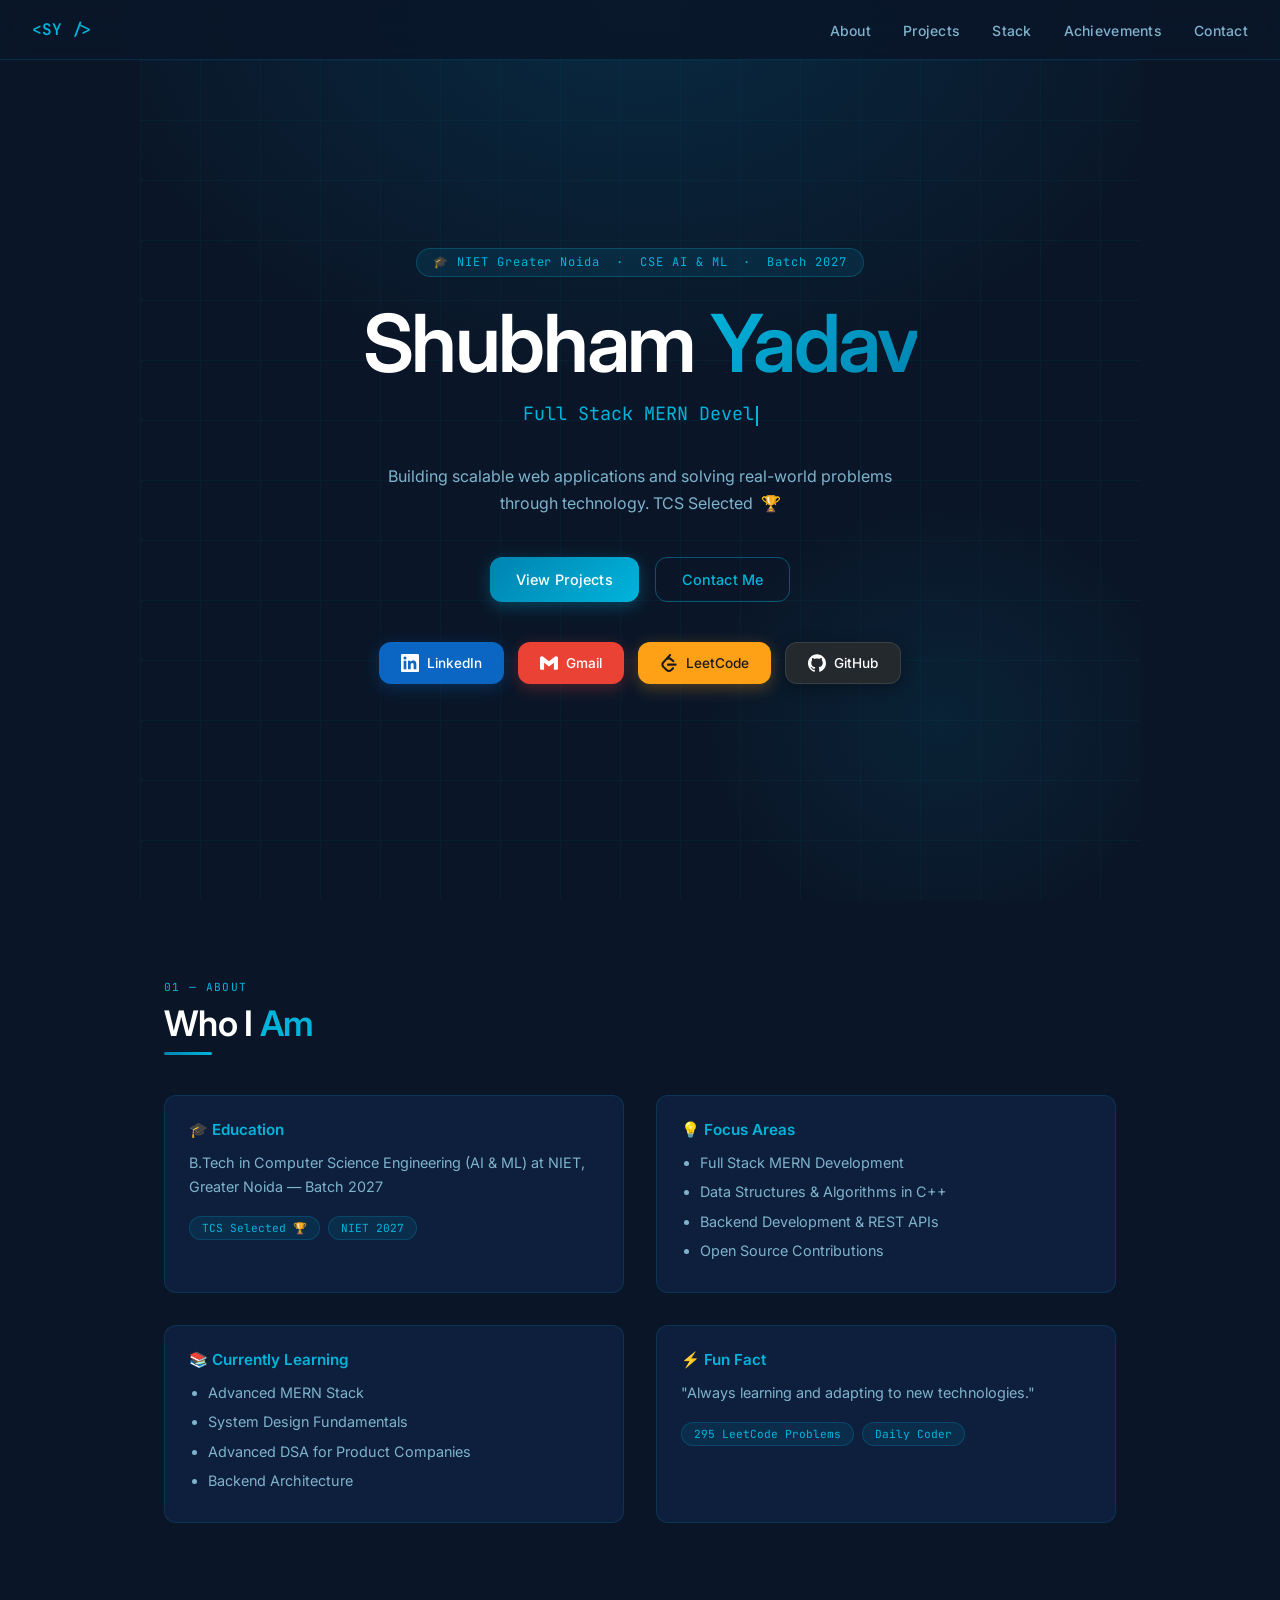
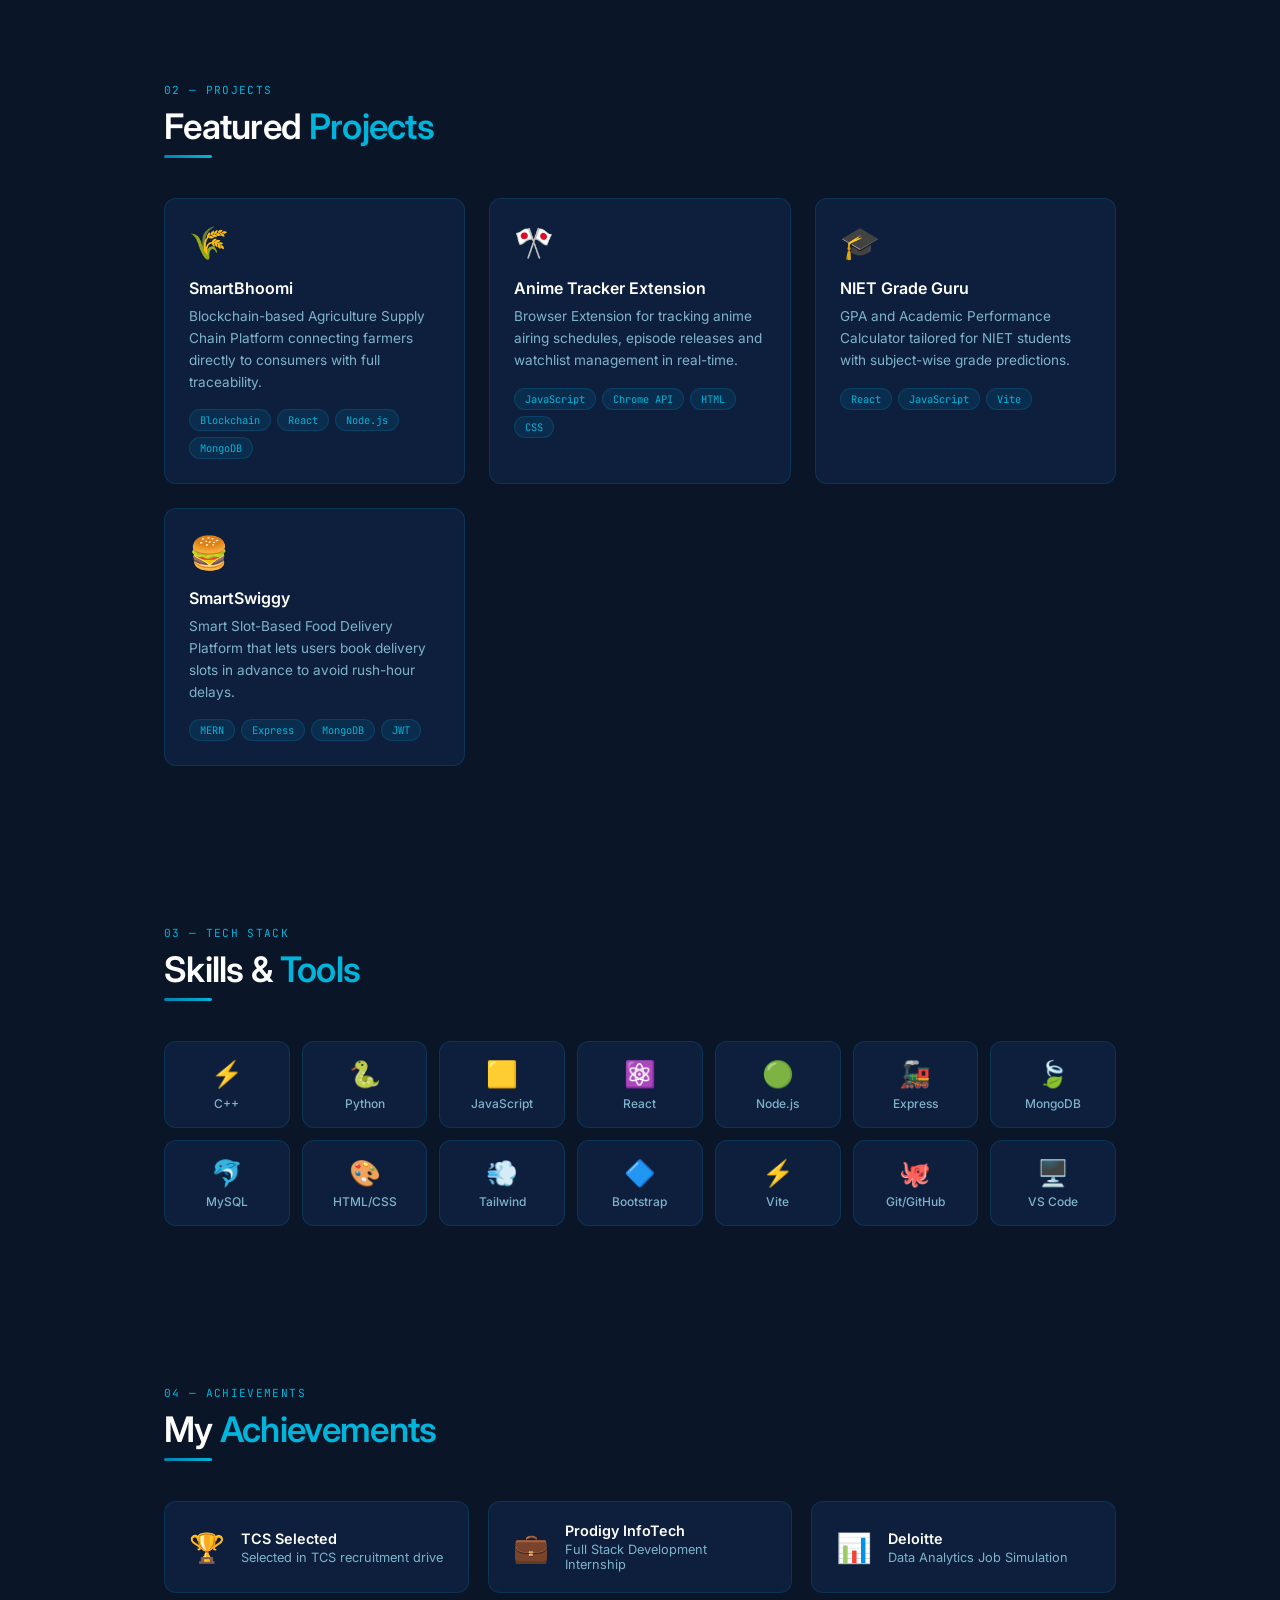
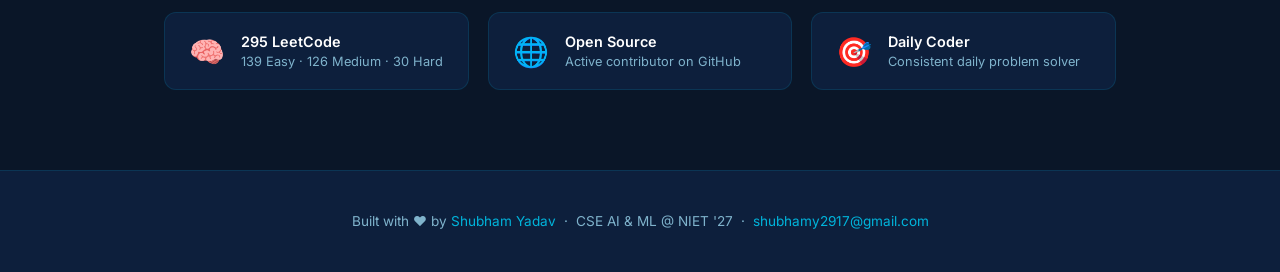
<file: src/imports/portfolio-1.html>
<!DOCTYPE html>
<html lang="en">
<head>
<meta charset="UTF-8"/>
<meta name="viewport" content="width=device-width, initial-scale=1.0"/>
<title>Shubham Yadav — Portfolio</title>
<link href="https://fonts.googleapis.com/css2?family=JetBrains+Mono:wght@400;600&family=Inter:wght@300;400;500;600&display=swap" rel="stylesheet"/>
<style>
*,*::before,*::after{box-sizing:border-box;margin:0;padding:0}
:root{
  --blue-deep:#003F5C;
  --blue-mid:#0083B0;
  --blue-bright:#00B4DB;
  --blue-glow:rgba(0,180,219,0.25);
  --surface:#0a1628;
  --surface2:#0d1f3c;
  --surface3:#112244;
  --text:#e8f4fd;
  --text-muted:#7fb3cc;
  --border:rgba(0,180,219,0.15);
  --radius:12px;
}
html{scroll-behavior:smooth}
body{font-family:'Inter',sans-serif;background:var(--surface);color:var(--text);min-height:100vh;overflow-x:hidden}

/* scrollbar */
::-webkit-scrollbar{width:6px}
::-webkit-scrollbar-track{background:var(--surface)}
::-webkit-scrollbar-thumb{background:var(--blue-mid);border-radius:3px}

/* NAV */
nav{position:fixed;top:0;left:0;right:0;z-index:100;background:rgba(10,22,40,0.85);backdrop-filter:blur(12px);border-bottom:1px solid var(--border);padding:0 2rem;height:60px;display:flex;align-items:center;justify-content:space-between}
.nav-logo{font-family:'JetBrains Mono',monospace;font-size:1rem;color:var(--blue-bright);font-weight:600;text-decoration:none}
.nav-links{display:flex;gap:2rem;list-style:none}
.nav-links a{color:var(--text-muted);text-decoration:none;font-size:0.875rem;font-weight:500;transition:color 0.2s;letter-spacing:0.02em}
.nav-links a:hover{color:var(--blue-bright)}
.hamburger{display:none;flex-direction:column;gap:5px;cursor:pointer;padding:4px}
.hamburger span{display:block;width:22px;height:2px;background:var(--text-muted);border-radius:2px;transition:all 0.3s}
@media(max-width:640px){
  .nav-links{display:none;position:absolute;top:60px;left:0;right:0;background:rgba(10,22,40,0.98);flex-direction:column;padding:1rem 2rem;gap:1rem;border-bottom:1px solid var(--border)}
  .nav-links.open{display:flex}
  .hamburger{display:flex}
}

/* HERO */
#hero{min-height:100vh;display:flex;align-items:center;justify-content:center;text-align:center;padding:5rem 1.5rem 3rem;position:relative;overflow:hidden}
.hero-bg{position:absolute;inset:0;background:radial-gradient(ellipse 80% 60% at 50% 0%,rgba(0,131,176,0.18) 0%,transparent 70%),radial-gradient(ellipse 40% 40% at 80% 80%,rgba(0,180,219,0.08) 0%,transparent 60%);pointer-events:none}
.hero-grid{position:absolute;inset:0;background-image:linear-gradient(var(--border) 1px,transparent 1px),linear-gradient(90deg,var(--border) 1px,transparent 1px);background-size:60px 60px;opacity:0.3;pointer-events:none}
.hero-content{position:relative;z-index:1;max-width:760px}
.hero-tag{display:inline-block;font-family:'JetBrains Mono',monospace;font-size:0.75rem;color:var(--blue-bright);background:rgba(0,180,219,0.1);border:1px solid rgba(0,180,219,0.25);border-radius:999px;padding:0.35rem 1rem;margin-bottom:1.5rem;letter-spacing:0.08em}
.hero-name{font-size:clamp(2.8rem,7vw,5rem);font-weight:600;line-height:1.05;letter-spacing:-0.03em;color:#fff;margin-bottom:1rem}
.hero-name span{background:linear-gradient(135deg,var(--blue-bright),var(--blue-mid));-webkit-background-clip:text;-webkit-text-fill-color:transparent;background-clip:text}
.hero-typing{font-family:'JetBrains Mono',monospace;font-size:clamp(0.9rem,2.5vw,1.15rem);color:var(--blue-bright);min-height:1.8em;margin-bottom:1.8rem}
.cursor{display:inline-block;width:2px;height:1.1em;background:var(--blue-bright);vertical-align:text-bottom;animation:blink 0.9s step-end infinite;margin-left:2px}
@keyframes blink{0%,100%{opacity:1}50%{opacity:0}}
.hero-sub{color:var(--text-muted);font-size:1rem;line-height:1.7;max-width:520px;margin:0 auto 2.5rem}
.hero-btns{display:flex;gap:1rem;justify-content:center;flex-wrap:wrap}

/* BUTTONS */
.btn{display:inline-flex;align-items:center;gap:9px;padding:13px 26px;border-radius:var(--radius);font-size:0.9rem;font-weight:500;text-decoration:none;border:none;cursor:pointer;transition:transform 0.22s cubic-bezier(.34,1.56,.64,1),box-shadow 0.22s ease,filter 0.18s ease;position:relative;overflow:hidden;letter-spacing:0.01em}
.btn::before{content:'';position:absolute;inset:0;background:rgba(255,255,255,0.12);opacity:0;transition:opacity 0.2s}
.btn:hover::before{opacity:1}
.btn:hover{transform:translateY(-4px) scale(1.05);box-shadow:0 12px 32px rgba(0,0,0,0.3)}
.btn:active{transform:translateY(0) scale(0.97)}
.btn-primary{background:linear-gradient(135deg,var(--blue-mid),var(--blue-bright));color:#fff;box-shadow:0 4px 16px rgba(0,180,219,0.3)}
.btn-primary:hover{box-shadow:0 16px 40px rgba(0,180,219,0.4)}
.btn-ghost{background:transparent;color:var(--blue-bright);border:1.5px solid rgba(0,180,219,0.4)}
.btn-ghost:hover{border-color:var(--blue-bright);box-shadow:0 8px 24px rgba(0,180,219,0.15)}

/* SOCIAL */
.social-row{display:flex;gap:14px;justify-content:center;flex-wrap:wrap;margin-top:2.5rem}
.social-btn{display:inline-flex;align-items:center;gap:8px;padding:11px 22px;border-radius:var(--radius);font-size:0.85rem;font-weight:500;text-decoration:none;transition:transform 0.22s cubic-bezier(.34,1.56,.64,1),box-shadow 0.22s ease,filter 0.18s ease;position:relative;overflow:hidden}
.social-btn::before{content:'';position:absolute;inset:0;background:rgba(255,255,255,0.12);opacity:0;transition:opacity 0.2s}
.social-btn:hover::before{opacity:1}
.social-btn:hover{transform:translateY(-4px) scale(1.07);filter:brightness(1.12)}
.social-btn:active{transform:scale(0.96)}
.s-linkedin{background:#0A66C2;color:#fff;box-shadow:0 4px 16px rgba(10,102,194,0.3)}
.s-linkedin:hover{box-shadow:0 12px 32px rgba(10,102,194,0.45)}
.s-gmail{background:#EA4335;color:#fff;box-shadow:0 4px 16px rgba(234,67,53,0.3)}
.s-gmail:hover{box-shadow:0 12px 32px rgba(234,67,53,0.45)}
.s-lc{background:#FFA116;color:#1a1a1a;box-shadow:0 4px 16px rgba(255,161,22,0.3)}
.s-lc:hover{box-shadow:0 12px 32px rgba(255,161,22,0.4)}
.s-gh{background:#24292e;color:#fff;border:1px solid rgba(255,255,255,0.1);box-shadow:0 4px 16px rgba(0,0,0,0.3)}
.s-gh:hover{box-shadow:0 12px 32px rgba(0,0,0,0.45)}
.btn-icon{width:18px;height:18px;fill:currentColor;flex-shrink:0}

/* SECTIONS */
section{padding:5rem 1.5rem;max-width:1000px;margin:0 auto}
.section-label{font-family:'JetBrains Mono',monospace;font-size:0.7rem;color:var(--blue-bright);letter-spacing:0.12em;text-transform:uppercase;margin-bottom:0.5rem}
.section-title{font-size:clamp(1.6rem,4vw,2.2rem);font-weight:600;color:#fff;margin-bottom:0.5rem;letter-spacing:-0.02em}
.section-title span{color:var(--blue-bright)}
.divider{width:48px;height:3px;background:linear-gradient(90deg,var(--blue-mid),var(--blue-bright));border-radius:2px;margin-bottom:2.5rem}

/* ABOUT */
.about-grid{display:grid;grid-template-columns:1fr 1fr;gap:2rem}
@media(max-width:640px){.about-grid{grid-template-columns:1fr}}
.about-card{background:var(--surface2);border:1px solid var(--border);border-radius:var(--radius);padding:1.5rem;transition:border-color 0.3s,transform 0.3s}
.about-card:hover{border-color:rgba(0,180,219,0.35);transform:translateY(-3px)}
.about-card h3{font-size:0.95rem;font-weight:600;color:var(--blue-bright);margin-bottom:0.75rem;display:flex;align-items:center;gap:8px}
.about-card p,.about-card li{font-size:0.9rem;color:var(--text-muted);line-height:1.7}
.about-card ul{padding-left:1.2rem}
.about-card li{margin-bottom:0.3rem}
.badge-row{display:flex;flex-wrap:wrap;gap:8px;margin-top:0.5rem}
.badge{font-family:'JetBrains Mono',monospace;font-size:0.7rem;padding:4px 12px;border-radius:999px;background:rgba(0,180,219,0.1);border:1px solid rgba(0,180,219,0.2);color:var(--blue-bright)}

/* PROJECTS */
.projects-grid{display:grid;grid-template-columns:repeat(auto-fit,minmax(280px,1fr));gap:1.5rem}
.project-card{background:var(--surface2);border:1px solid var(--border);border-radius:var(--radius);padding:1.5rem;transition:transform 0.25s cubic-bezier(.34,1.56,.64,1),box-shadow 0.25s,border-color 0.25s;cursor:default;position:relative;overflow:hidden}
.project-card::after{content:'';position:absolute;top:0;left:0;right:0;height:3px;background:linear-gradient(90deg,var(--blue-mid),var(--blue-bright));opacity:0;transition:opacity 0.3s}
.project-card:hover{transform:translateY(-6px) scale(1.02);box-shadow:0 20px 48px rgba(0,0,0,0.35);border-color:rgba(0,180,219,0.3)}
.project-card:hover::after{opacity:1}
.project-emoji{font-size:2rem;margin-bottom:1rem;display:block}
.project-card h3{font-size:1rem;font-weight:600;color:#fff;margin-bottom:0.5rem}
.project-card p{font-size:0.85rem;color:var(--text-muted);line-height:1.6;margin-bottom:1rem}
.tag-row{display:flex;flex-wrap:wrap;gap:6px}
.tag{font-family:'JetBrains Mono',monospace;font-size:0.65rem;padding:3px 10px;border-radius:999px;background:rgba(0,131,176,0.15);border:1px solid rgba(0,131,176,0.25);color:var(--blue-bright)}

/* TECH STACK */
.tech-grid{display:grid;grid-template-columns:repeat(auto-fill,minmax(110px,1fr));gap:12px}
.tech-item{background:var(--surface2);border:1px solid var(--border);border-radius:var(--radius);padding:1rem 0.75rem;text-align:center;transition:transform 0.22s cubic-bezier(.34,1.56,.64,1),box-shadow 0.22s,border-color 0.22s}
.tech-item:hover{transform:translateY(-5px) scale(1.06);box-shadow:0 12px 28px rgba(0,0,0,0.3);border-color:rgba(0,180,219,0.35)}
.tech-icon{font-size:1.6rem;margin-bottom:0.4rem}
.tech-name{font-size:0.75rem;color:var(--text-muted);font-weight:500}

/* ACHIEVEMENTS */
.ach-grid{display:grid;grid-template-columns:repeat(auto-fit,minmax(240px,1fr));gap:1.2rem}
.ach-card{background:var(--surface2);border:1px solid var(--border);border-radius:var(--radius);padding:1.25rem 1.5rem;display:flex;align-items:center;gap:1rem;transition:transform 0.22s cubic-bezier(.34,1.56,.64,1),border-color 0.22s,box-shadow 0.22s}
.ach-card:hover{transform:translateY(-4px);border-color:rgba(0,180,219,0.3);box-shadow:0 12px 28px rgba(0,0,0,0.25)}
.ach-icon{font-size:1.8rem;flex-shrink:0}
.ach-card h3{font-size:0.9rem;font-weight:600;color:#fff;margin-bottom:0.2rem}
.ach-card p{font-size:0.8rem;color:var(--text-muted)}

/* FOOTER */
footer{background:var(--surface2);border-top:1px solid var(--border);padding:2.5rem 1.5rem;text-align:center}
footer p{color:var(--text-muted);font-size:0.85rem;line-height:1.6}
footer a{color:var(--blue-bright);text-decoration:none}

/* FADE IN */
.fade-in{opacity:0;transform:translateY(24px);transition:opacity 0.6s ease,transform 0.6s ease}
.fade-in.visible{opacity:1;transform:translateY(0)}
</style>
</head>
<body>

<nav>
  <a href="#hero" class="nav-logo">&lt;SY /&gt;</a>
  <ul class="nav-links" id="nav-links">
    <li><a href="#about">About</a></li>
    <li><a href="#projects">Projects</a></li>
    <li><a href="#stack">Stack</a></li>
    <li><a href="#achievements">Achievements</a></li>
    <li><a href="#contact">Contact</a></li>
  </ul>
  <div class="hamburger" id="hamburger" onclick="document.getElementById('nav-links').classList.toggle('open')">
    <span></span><span></span><span></span>
  </div>
</nav>

<!-- HERO -->
<section id="hero">
  <div class="hero-bg"></div>
  <div class="hero-grid"></div>
  <div class="hero-content">
    <div class="hero-tag">🎓 NIET Greater Noida &nbsp;·&nbsp; CSE AI &amp; ML &nbsp;·&nbsp; Batch 2027</div>
    <h1 class="hero-name">Shubham <span>Yadav</span></h1>
    <div class="hero-typing"><span id="typed"></span><span class="cursor"></span></div>
    <p class="hero-sub">Building scalable web applications and solving real-world problems through technology. TCS Selected &nbsp;🏆</p>
    <div class="hero-btns">
      <a href="#projects" class="btn btn-primary">View Projects</a>
      <a href="#contact" class="btn btn-ghost">Contact Me</a>
    </div>
    <div class="social-row" id="contact">
      <a href="https://www.linkedin.com/in/sbm-ydv-2917-bonjour/" class="social-btn s-linkedin" target="_blank">
        <svg class="btn-icon" viewBox="0 0 24 24"><path d="M20.447 20.452h-3.554v-5.569c0-1.328-.027-3.037-1.852-3.037-1.853 0-2.136 1.445-2.136 2.939v5.667H9.351V9h3.414v1.561h.046c.477-.9 1.637-1.85 3.37-1.85 3.601 0 4.267 2.37 4.267 5.455v6.286zM5.337 7.433a2.062 2.062 0 01-2.063-2.065 2.064 2.064 0 112.063 2.065zm1.782 13.019H3.555V9h3.564v11.452zM22.225 0H1.771C.792 0 0 .774 0 1.729v20.542C0 23.227.792 24 1.771 24h20.451C23.2 24 24 23.227 24 22.271V1.729C24 .774 23.2 0 22.222 0h.003z"/></svg>
        LinkedIn
      </a>
      <a href="mailto:shubhamy2917@gmail.com" class="social-btn s-gmail">
        <svg class="btn-icon" viewBox="0 0 24 24"><path d="M24 5.457v13.909c0 .904-.732 1.636-1.636 1.636h-3.819V11.73L12 16.64l-6.545-4.91v9.273H1.636A1.636 1.636 0 010 19.366V5.457c0-2.023 2.309-3.178 3.927-1.964L5.455 4.64 12 9.548l6.545-4.91 1.528-1.145C21.69 2.28 24 3.434 24 5.457z"/></svg>
        Gmail
      </a>
      <a href="https://leetcode.com/u/shu940229/" class="social-btn s-lc" target="_blank">
        <svg class="btn-icon" viewBox="0 0 24 24"><path d="M13.483 0a1.374 1.374 0 00-.961.438L7.116 6.226l-3.854 4.126a5.266 5.266 0 00-1.209 2.104 5.35 5.35 0 00-.125.513 5.527 5.527 0 00.062 2.362 5.83 5.83 0 00.349 1.017 5.938 5.938 0 001.271 1.818l4.277 4.193.039.038c2.248 2.165 5.852 2.133 8.063-.074l2.396-2.392c.54-.54.54-1.414.003-1.955a1.378 1.378 0 00-1.951-.003l-2.396 2.392a3.021 3.021 0 01-4.205.038l-.02-.019-4.276-4.193c-.652-.64-.972-1.469-.948-2.263a2.68 2.68 0 01.066-.523 2.545 2.545 0 01.619-1.164L9.13 8.114c1.058-1.134 3.204-1.27 4.43-.278l3.501 2.831c.593.48 1.461.387 1.94-.207a1.384 1.384 0 00-.207-1.943l-3.5-2.831c-.8-.647-1.766-1.045-2.774-1.202l2.015-2.158A1.384 1.384 0 0013.483 0zm-2.866 12.815a1.38 1.38 0 00-1.38 1.382 1.38 1.38 0 001.38 1.382H20.79a1.38 1.38 0 001.38-1.382 1.38 1.38 0 00-1.38-1.382z"/></svg>
        LeetCode
      </a>
      <a href="https://github.com/Shubham2917" class="social-btn s-gh" target="_blank">
        <svg class="btn-icon" viewBox="0 0 24 24"><path d="M12 .297c-6.63 0-12 5.373-12 12 0 5.303 3.438 9.8 8.205 11.385.6.113.82-.258.82-.577 0-.285-.01-1.04-.015-2.04-3.338.724-4.042-1.61-4.042-1.61C4.422 18.07 3.633 17.7 3.633 17.7c-1.087-.744.084-.729.084-.729 1.205.084 1.838 1.236 1.838 1.236 1.07 1.835 2.809 1.305 3.495.998.108-.776.417-1.305.76-1.605-2.665-.3-5.466-1.332-5.466-5.93 0-1.31.465-2.38 1.235-3.22-.135-.303-.54-1.523.105-3.176 0 0 1.005-.322 3.3 1.23.96-.267 1.98-.399 3-.405 1.02.006 2.04.138 3 .405 2.28-1.552 3.285-1.23 3.285-1.23.645 1.653.24 2.873.12 3.176.765.84 1.23 1.91 1.23 3.22 0 4.61-2.805 5.625-5.475 5.92.42.36.81 1.096.81 2.22 0 1.606-.015 2.896-.015 3.286 0 .315.21.69.825.57C20.565 22.092 24 17.592 24 12.297c0-6.627-5.373-12-12-12"/></svg>
        GitHub
      </a>
    </div>
  </div>
</section>

<!-- ABOUT -->
<section id="about" class="fade-in">
  <div class="section-label">01 — about</div>
  <h2 class="section-title">Who I <span>Am</span></h2>
  <div class="divider"></div>
  <div class="about-grid">
    <div class="about-card">
      <h3>🎓 Education</h3>
      <p>B.Tech in Computer Science Engineering (AI &amp; ML) at NIET, Greater Noida — Batch 2027</p>
      <div class="badge-row" style="margin-top:1rem">
        <span class="badge">TCS Selected 🏆</span>
        <span class="badge">NIET 2027</span>
      </div>
    </div>
    <div class="about-card">
      <h3>💡 Focus Areas</h3>
      <ul>
        <li>Full Stack MERN Development</li>
        <li>Data Structures &amp; Algorithms in C++</li>
        <li>Backend Development &amp; REST APIs</li>
        <li>Open Source Contributions</li>
      </ul>
    </div>
    <div class="about-card">
      <h3>📚 Currently Learning</h3>
      <ul>
        <li>Advanced MERN Stack</li>
        <li>System Design Fundamentals</li>
        <li>Advanced DSA for Product Companies</li>
        <li>Backend Architecture</li>
      </ul>
    </div>
    <div class="about-card">
      <h3>⚡ Fun Fact</h3>
      <p>"Always learning and adapting to new technologies."</p>
      <div class="badge-row" style="margin-top:1rem">
        <span class="badge">295 LeetCode Problems</span>
        <span class="badge">Daily Coder</span>
      </div>
    </div>
  </div>
</section>

<!-- PROJECTS -->
<section id="projects" class="fade-in">
  <div class="section-label">02 — projects</div>
  <h2 class="section-title">Featured <span>Projects</span></h2>
  <div class="divider"></div>
  <div class="projects-grid">
    <div class="project-card">
      <span class="project-emoji">🌾</span>
      <h3>SmartBhoomi</h3>
      <p>Blockchain-based Agriculture Supply Chain Platform connecting farmers directly to consumers with full traceability.</p>
      <div class="tag-row"><span class="tag">Blockchain</span><span class="tag">React</span><span class="tag">Node.js</span><span class="tag">MongoDB</span></div>
    </div>
    <div class="project-card">
      <span class="project-emoji">🎌</span>
      <h3>Anime Tracker Extension</h3>
      <p>Browser Extension for tracking anime airing schedules, episode releases and watchlist management in real-time.</p>
      <div class="tag-row"><span class="tag">JavaScript</span><span class="tag">Chrome API</span><span class="tag">HTML</span><span class="tag">CSS</span></div>
    </div>
    <div class="project-card">
      <span class="project-emoji">🎓</span>
      <h3>NIET Grade Guru</h3>
      <p>GPA and Academic Performance Calculator tailored for NIET students with subject-wise grade predictions.</p>
      <div class="tag-row"><span class="tag">React</span><span class="tag">JavaScript</span><span class="tag">Vite</span></div>
    </div>
    <div class="project-card">
      <span class="project-emoji">🍔</span>
      <h3>SmartSwiggy</h3>
      <p>Smart Slot-Based Food Delivery Platform that lets users book delivery slots in advance to avoid rush-hour delays.</p>
      <div class="tag-row"><span class="tag">MERN</span><span class="tag">Express</span><span class="tag">MongoDB</span><span class="tag">JWT</span></div>
    </div>
  </div>
</section>

<!-- TECH STACK -->
<section id="stack" class="fade-in">
  <div class="section-label">03 — tech stack</div>
  <h2 class="section-title">Skills &amp; <span>Tools</span></h2>
  <div class="divider"></div>
  <div class="tech-grid">
    <div class="tech-item"><div class="tech-icon">⚡</div><div class="tech-name">C++</div></div>
    <div class="tech-item"><div class="tech-icon">🐍</div><div class="tech-name">Python</div></div>
    <div class="tech-item"><div class="tech-icon">🟨</div><div class="tech-name">JavaScript</div></div>
    <div class="tech-item"><div class="tech-icon">⚛️</div><div class="tech-name">React</div></div>
    <div class="tech-item"><div class="tech-icon">🟢</div><div class="tech-name">Node.js</div></div>
    <div class="tech-item"><div class="tech-icon">🚂</div><div class="tech-name">Express</div></div>
    <div class="tech-item"><div class="tech-icon">🍃</div><div class="tech-name">MongoDB</div></div>
    <div class="tech-item"><div class="tech-icon">🐬</div><div class="tech-name">MySQL</div></div>
    <div class="tech-item"><div class="tech-icon">🎨</div><div class="tech-name">HTML/CSS</div></div>
    <div class="tech-item"><div class="tech-icon">💨</div><div class="tech-name">Tailwind</div></div>
    <div class="tech-item"><div class="tech-icon">🔷</div><div class="tech-name">Bootstrap</div></div>
    <div class="tech-item"><div class="tech-icon">⚡</div><div class="tech-name">Vite</div></div>
    <div class="tech-item"><div class="tech-icon">🐙</div><div class="tech-name">Git/GitHub</div></div>
    <div class="tech-item"><div class="tech-icon">🖥️</div><div class="tech-name">VS Code</div></div>
  </div>
</section>

<!-- ACHIEVEMENTS -->
<section id="achievements" class="fade-in">
  <div class="section-label">04 — achievements</div>
  <h2 class="section-title">My <span>Achievements</span></h2>
  <div class="divider"></div>
  <div class="ach-grid">
    <div class="ach-card"><div class="ach-icon">🏆</div><div><h3>TCS Selected</h3><p>Selected in TCS recruitment drive</p></div></div>
    <div class="ach-card"><div class="ach-icon">💼</div><div><h3>Prodigy InfoTech</h3><p>Full Stack Development Internship</p></div></div>
    <div class="ach-card"><div class="ach-icon">📊</div><div><h3>Deloitte</h3><p>Data Analytics Job Simulation</p></div></div>
    <div class="ach-card"><div class="ach-icon">🧠</div><div><h3>295 LeetCode</h3><p>139 Easy · 126 Medium · 30 Hard</p></div></div>
    <div class="ach-card"><div class="ach-icon">🌐</div><div><h3>Open Source</h3><p>Active contributor on GitHub</p></div></div>
    <div class="ach-card"><div class="ach-icon">🎯</div><div><h3>Daily Coder</h3><p>Consistent daily problem solver</p></div></div>
  </div>
</section>

<footer>
  <p>Built with ❤️ by <a href="https://github.com/Shubham2917">Shubham Yadav</a> &nbsp;·&nbsp; CSE AI &amp; ML @ NIET '27 &nbsp;·&nbsp; <a href="mailto:shubhamy2917@gmail.com">shubhamy2917@gmail.com</a></p>
</footer>

<script>
const lines=['Full Stack MERN Developer','CSE AI & ML @ NIET 2027','TCS Selected 🏆','Daily LeetCode Problem Solver','Building Real World Projects','Open Source Contributor'];
let li=0,ci=0,del=false;
const el=document.getElementById('typed');
function type(){
  const cur=lines[li];
  if(!del){el.textContent=cur.slice(0,++ci);if(ci===cur.length){del=true;setTimeout(type,1600);return;}}
  else{el.textContent=cur.slice(0,--ci);if(ci===0){del=false;li=(li+1)%lines.length;}}
  setTimeout(type,del?40:80);
}
type();

const obs=new IntersectionObserver((entries)=>{entries.forEach(e=>{if(e.isIntersecting)e.target.classList.add('visible')});},{threshold:0.12});
document.querySelectorAll('.fade-in').forEach(el=>obs.observe(el));
</script>
</body>
</html>
</file>
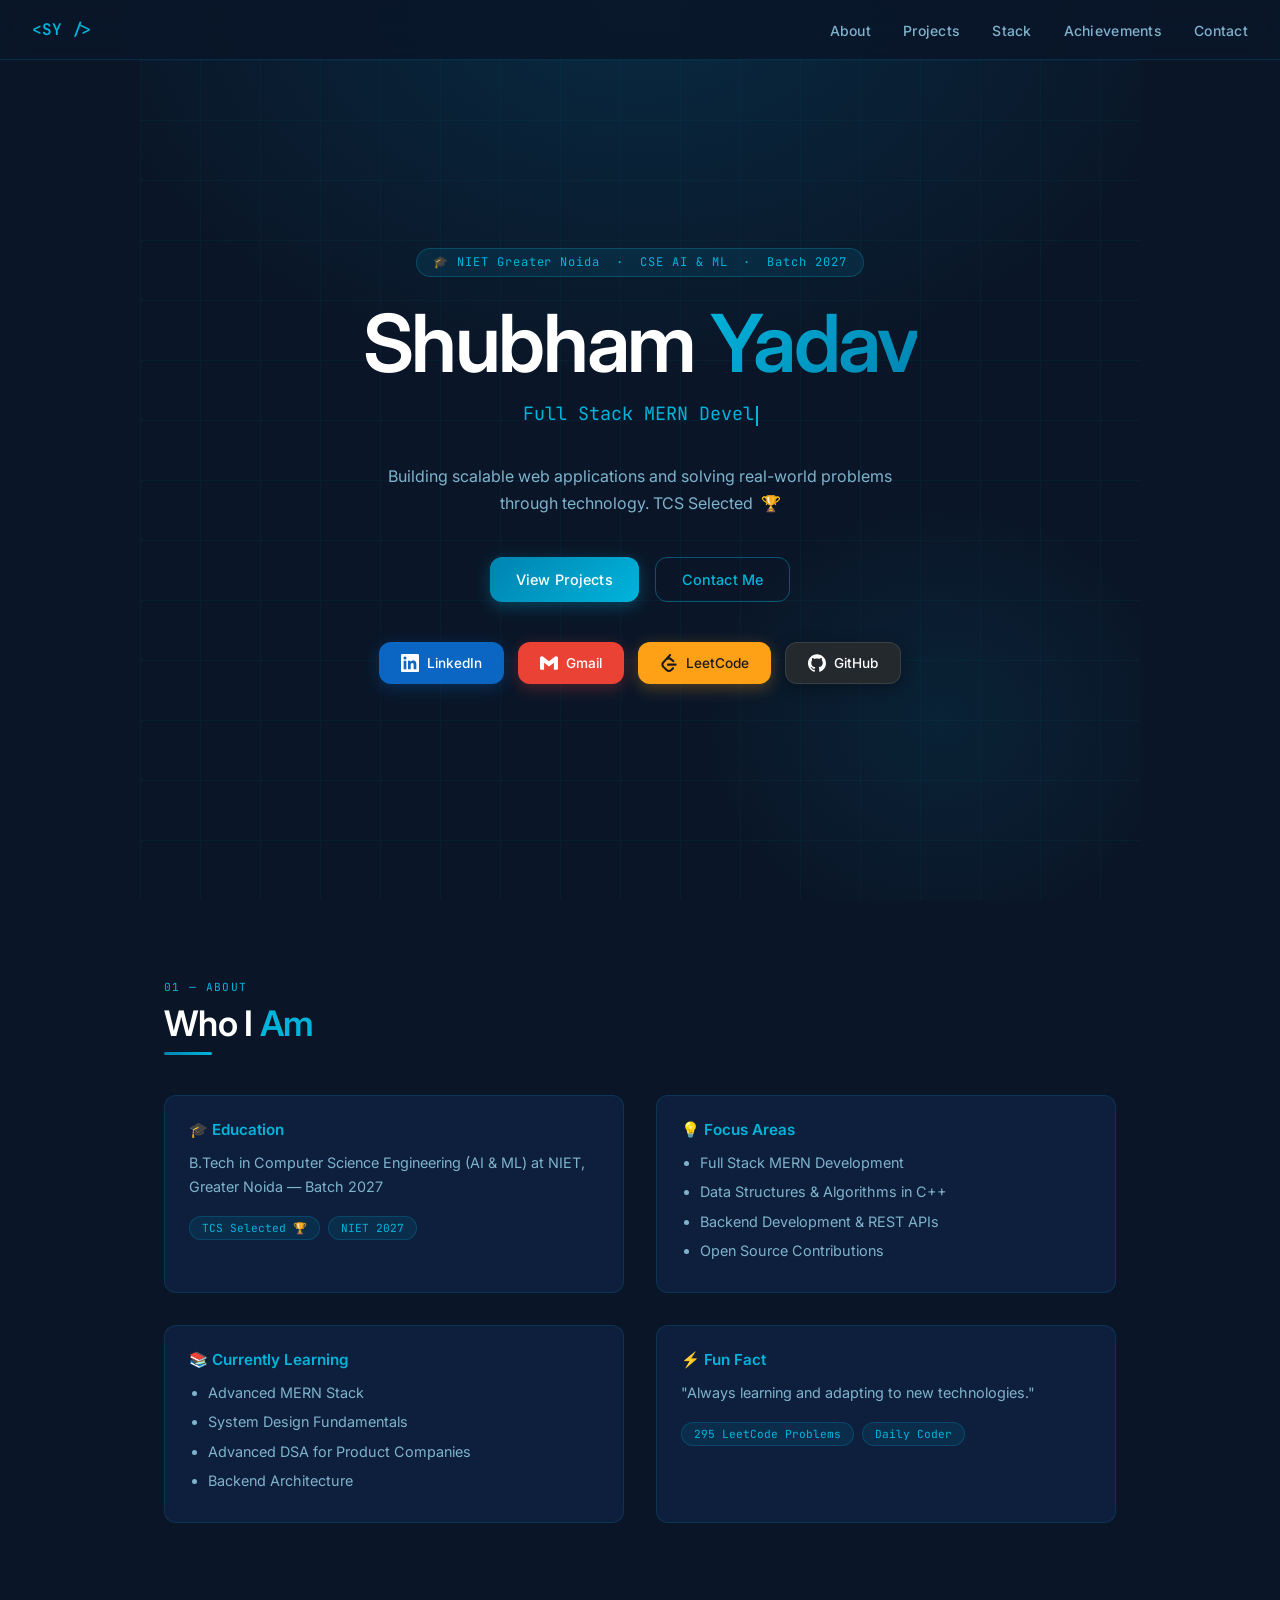
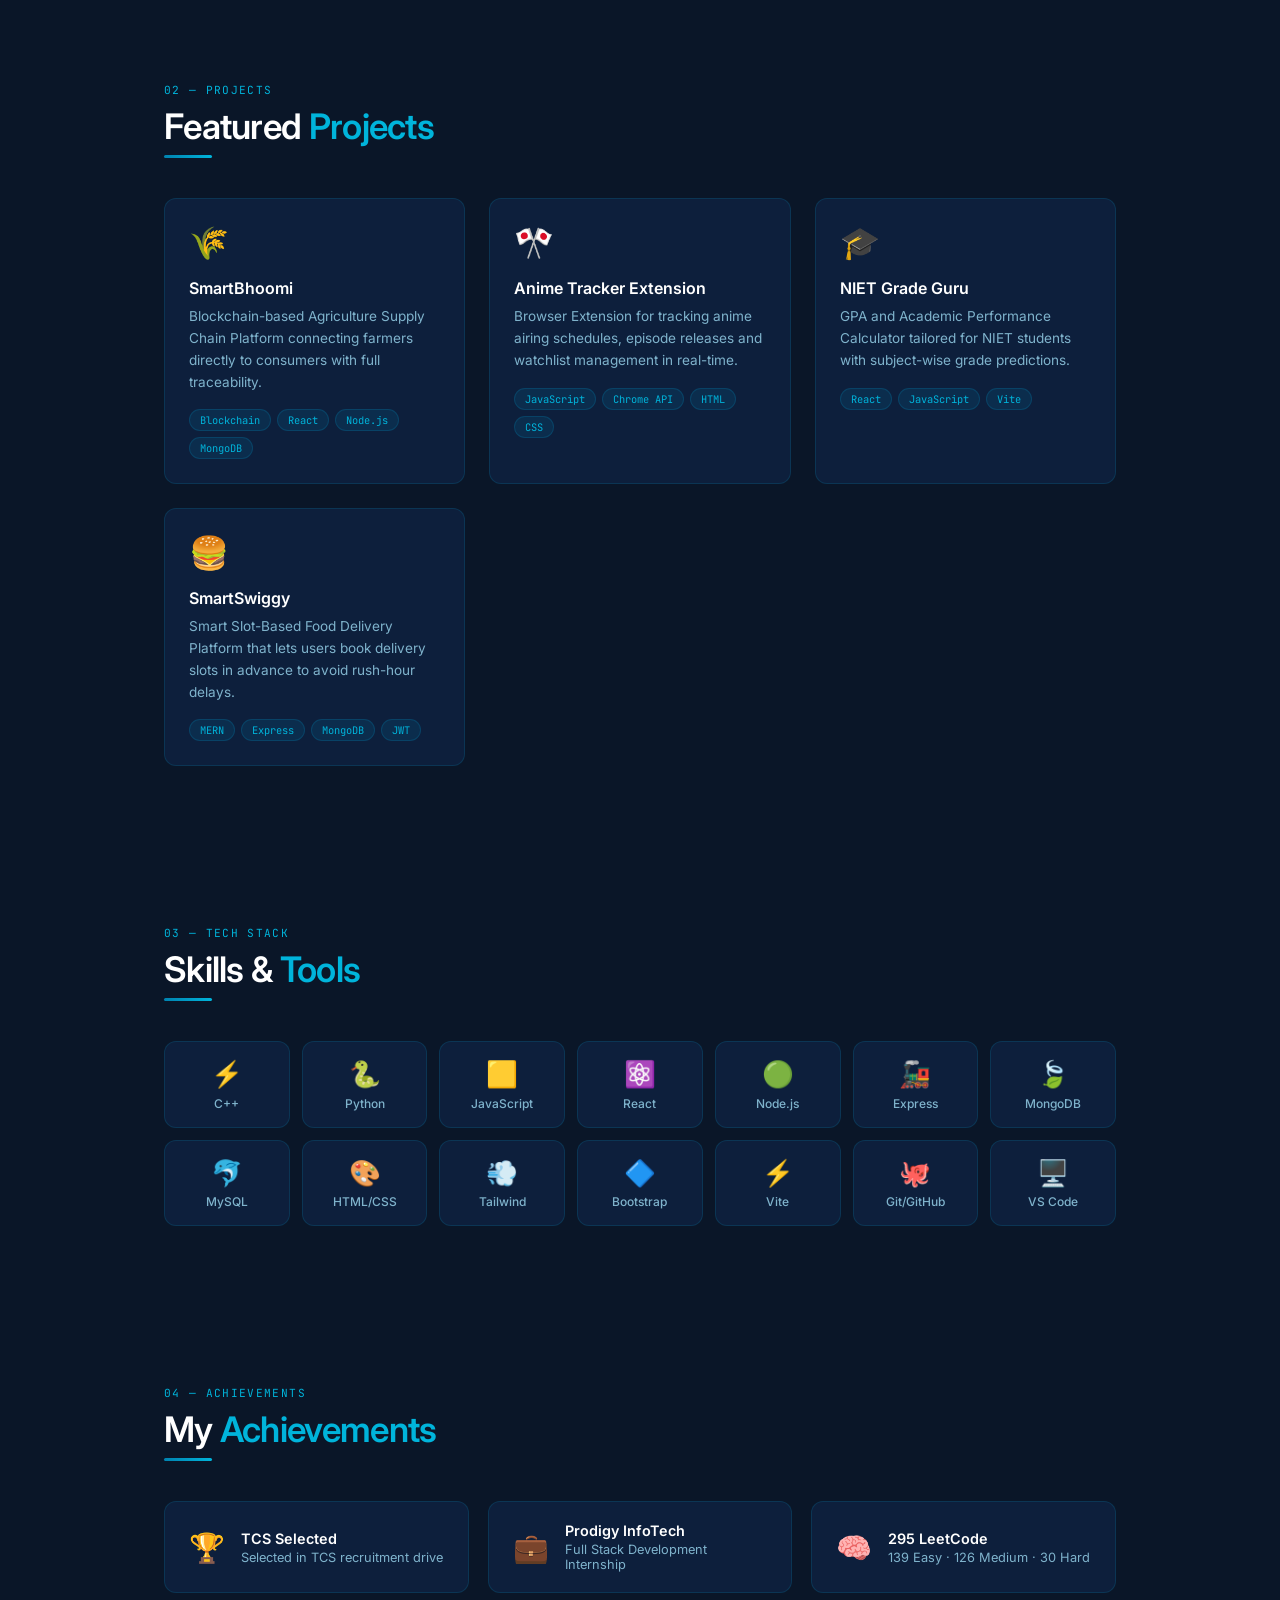
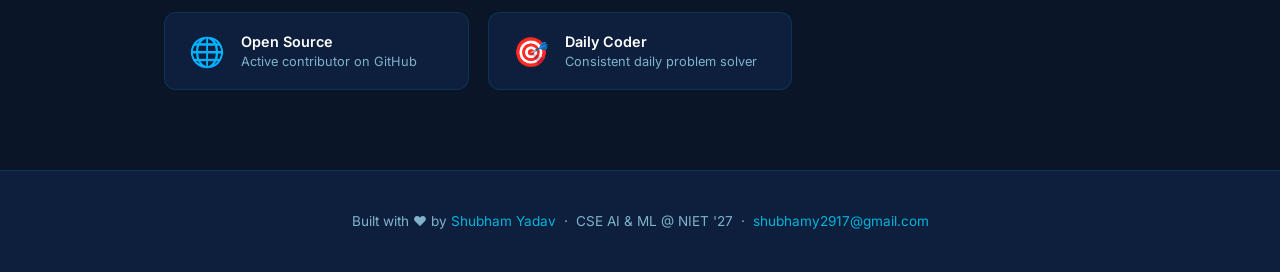
<file: src/imports/portfolio.html>
<!DOCTYPE html>
<html lang="en">
<head>
<meta charset="UTF-8"/>
<meta name="viewport" content="width=device-width, initial-scale=1.0"/>
<title>Shubham Yadav — Portfolio</title>
<link href="https://fonts.googleapis.com/css2?family=JetBrains+Mono:wght@400;600&family=Inter:wght@300;400;500;600&display=swap" rel="stylesheet"/>
<style>
*,*::before,*::after{box-sizing:border-box;margin:0;padding:0}
:root{
  --blue-deep:#003F5C;
  --blue-mid:#0083B0;
  --blue-bright:#00B4DB;
  --blue-glow:rgba(0,180,219,0.25);
  --surface:#0a1628;
  --surface2:#0d1f3c;
  --surface3:#112244;
  --text:#e8f4fd;
  --text-muted:#7fb3cc;
  --border:rgba(0,180,219,0.15);
  --radius:12px;
}
html{scroll-behavior:smooth}
body{font-family:'Inter',sans-serif;background:var(--surface);color:var(--text);min-height:100vh;overflow-x:hidden}

/* scrollbar */
::-webkit-scrollbar{width:6px}
::-webkit-scrollbar-track{background:var(--surface)}
::-webkit-scrollbar-thumb{background:var(--blue-mid);border-radius:3px}

/* NAV */
nav{position:fixed;top:0;left:0;right:0;z-index:100;background:rgba(10,22,40,0.85);backdrop-filter:blur(12px);border-bottom:1px solid var(--border);padding:0 2rem;height:60px;display:flex;align-items:center;justify-content:space-between}
.nav-logo{font-family:'JetBrains Mono',monospace;font-size:1rem;color:var(--blue-bright);font-weight:600;text-decoration:none}
.nav-links{display:flex;gap:2rem;list-style:none}
.nav-links a{color:var(--text-muted);text-decoration:none;font-size:0.875rem;font-weight:500;transition:color 0.2s;letter-spacing:0.02em}
.nav-links a:hover{color:var(--blue-bright)}
.hamburger{display:none;flex-direction:column;gap:5px;cursor:pointer;padding:4px}
.hamburger span{display:block;width:22px;height:2px;background:var(--text-muted);border-radius:2px;transition:all 0.3s}
@media(max-width:640px){
  .nav-links{display:none;position:absolute;top:60px;left:0;right:0;background:rgba(10,22,40,0.98);flex-direction:column;padding:1rem 2rem;gap:1rem;border-bottom:1px solid var(--border)}
  .nav-links.open{display:flex}
  .hamburger{display:flex}
}

/* HERO */
#hero{min-height:100vh;display:flex;align-items:center;justify-content:center;text-align:center;padding:5rem 1.5rem 3rem;position:relative;overflow:hidden}
.hero-bg{position:absolute;inset:0;background:radial-gradient(ellipse 80% 60% at 50% 0%,rgba(0,131,176,0.18) 0%,transparent 70%),radial-gradient(ellipse 40% 40% at 80% 80%,rgba(0,180,219,0.08) 0%,transparent 60%);pointer-events:none}
.hero-grid{position:absolute;inset:0;background-image:linear-gradient(var(--border) 1px,transparent 1px),linear-gradient(90deg,var(--border) 1px,transparent 1px);background-size:60px 60px;opacity:0.3;pointer-events:none}
.hero-content{position:relative;z-index:1;max-width:760px}
.hero-tag{display:inline-block;font-family:'JetBrains Mono',monospace;font-size:0.75rem;color:var(--blue-bright);background:rgba(0,180,219,0.1);border:1px solid rgba(0,180,219,0.25);border-radius:999px;padding:0.35rem 1rem;margin-bottom:1.5rem;letter-spacing:0.08em}
.hero-name{font-size:clamp(2.8rem,7vw,5rem);font-weight:600;line-height:1.05;letter-spacing:-0.03em;color:#fff;margin-bottom:1rem}
.hero-name span{background:linear-gradient(135deg,var(--blue-bright),var(--blue-mid));-webkit-background-clip:text;-webkit-text-fill-color:transparent;background-clip:text}
.hero-typing{font-family:'JetBrains Mono',monospace;font-size:clamp(0.9rem,2.5vw,1.15rem);color:var(--blue-bright);min-height:1.8em;margin-bottom:1.8rem}
.cursor{display:inline-block;width:2px;height:1.1em;background:var(--blue-bright);vertical-align:text-bottom;animation:blink 0.9s step-end infinite;margin-left:2px}
@keyframes blink{0%,100%{opacity:1}50%{opacity:0}}
.hero-sub{color:var(--text-muted);font-size:1rem;line-height:1.7;max-width:520px;margin:0 auto 2.5rem}
.hero-btns{display:flex;gap:1rem;justify-content:center;flex-wrap:wrap}

/* BUTTONS */
.btn{display:inline-flex;align-items:center;gap:9px;padding:13px 26px;border-radius:var(--radius);font-size:0.9rem;font-weight:500;text-decoration:none;border:none;cursor:pointer;transition:transform 0.22s cubic-bezier(.34,1.56,.64,1),box-shadow 0.22s ease,filter 0.18s ease;position:relative;overflow:hidden;letter-spacing:0.01em}
.btn::before{content:'';position:absolute;inset:0;background:rgba(255,255,255,0.12);opacity:0;transition:opacity 0.2s}
.btn:hover::before{opacity:1}
.btn:hover{transform:translateY(-4px) scale(1.05);box-shadow:0 12px 32px rgba(0,0,0,0.3)}
.btn:active{transform:translateY(0) scale(0.97)}
.btn-primary{background:linear-gradient(135deg,var(--blue-mid),var(--blue-bright));color:#fff;box-shadow:0 4px 16px rgba(0,180,219,0.3)}
.btn-primary:hover{box-shadow:0 16px 40px rgba(0,180,219,0.4)}
.btn-ghost{background:transparent;color:var(--blue-bright);border:1.5px solid rgba(0,180,219,0.4)}
.btn-ghost:hover{border-color:var(--blue-bright);box-shadow:0 8px 24px rgba(0,180,219,0.15)}

/* SOCIAL */
.social-row{display:flex;gap:14px;justify-content:center;flex-wrap:wrap;margin-top:2.5rem}
.social-btn{display:inline-flex;align-items:center;gap:8px;padding:11px 22px;border-radius:var(--radius);font-size:0.85rem;font-weight:500;text-decoration:none;transition:transform 0.22s cubic-bezier(.34,1.56,.64,1),box-shadow 0.22s ease,filter 0.18s ease;position:relative;overflow:hidden}
.social-btn::before{content:'';position:absolute;inset:0;background:rgba(255,255,255,0.12);opacity:0;transition:opacity 0.2s}
.social-btn:hover::before{opacity:1}
.social-btn:hover{transform:translateY(-4px) scale(1.07);filter:brightness(1.12)}
.social-btn:active{transform:scale(0.96)}
.s-linkedin{background:#0A66C2;color:#fff;box-shadow:0 4px 16px rgba(10,102,194,0.3)}
.s-linkedin:hover{box-shadow:0 12px 32px rgba(10,102,194,0.45)}
.s-gmail{background:#EA4335;color:#fff;box-shadow:0 4px 16px rgba(234,67,53,0.3)}
.s-gmail:hover{box-shadow:0 12px 32px rgba(234,67,53,0.45)}
.s-lc{background:#FFA116;color:#1a1a1a;box-shadow:0 4px 16px rgba(255,161,22,0.3)}
.s-lc:hover{box-shadow:0 12px 32px rgba(255,161,22,0.4)}
.s-gh{background:#24292e;color:#fff;border:1px solid rgba(255,255,255,0.1);box-shadow:0 4px 16px rgba(0,0,0,0.3)}
.s-gh:hover{box-shadow:0 12px 32px rgba(0,0,0,0.45)}
.btn-icon{width:18px;height:18px;fill:currentColor;flex-shrink:0}

/* SECTIONS */
section{padding:5rem 1.5rem;max-width:1000px;margin:0 auto}
.section-label{font-family:'JetBrains Mono',monospace;font-size:0.7rem;color:var(--blue-bright);letter-spacing:0.12em;text-transform:uppercase;margin-bottom:0.5rem}
.section-title{font-size:clamp(1.6rem,4vw,2.2rem);font-weight:600;color:#fff;margin-bottom:0.5rem;letter-spacing:-0.02em}
.section-title span{color:var(--blue-bright)}
.divider{width:48px;height:3px;background:linear-gradient(90deg,var(--blue-mid),var(--blue-bright));border-radius:2px;margin-bottom:2.5rem}

/* ABOUT */
.about-grid{display:grid;grid-template-columns:1fr 1fr;gap:2rem}
@media(max-width:640px){.about-grid{grid-template-columns:1fr}}
.about-card{background:var(--surface2);border:1px solid var(--border);border-radius:var(--radius);padding:1.5rem;transition:border-color 0.3s,transform 0.3s}
.about-card:hover{border-color:rgba(0,180,219,0.35);transform:translateY(-3px)}
.about-card h3{font-size:0.95rem;font-weight:600;color:var(--blue-bright);margin-bottom:0.75rem;display:flex;align-items:center;gap:8px}
.about-card p,.about-card li{font-size:0.9rem;color:var(--text-muted);line-height:1.7}
.about-card ul{padding-left:1.2rem}
.about-card li{margin-bottom:0.3rem}
.badge-row{display:flex;flex-wrap:wrap;gap:8px;margin-top:0.5rem}
.badge{font-family:'JetBrains Mono',monospace;font-size:0.7rem;padding:4px 12px;border-radius:999px;background:rgba(0,180,219,0.1);border:1px solid rgba(0,180,219,0.2);color:var(--blue-bright)}

/* PROJECTS */
.projects-grid{display:grid;grid-template-columns:repeat(auto-fit,minmax(280px,1fr));gap:1.5rem}
.project-card{background:var(--surface2);border:1px solid var(--border);border-radius:var(--radius);padding:1.5rem;transition:transform 0.25s cubic-bezier(.34,1.56,.64,1),box-shadow 0.25s,border-color 0.25s;cursor:default;position:relative;overflow:hidden}
.project-card::after{content:'';position:absolute;top:0;left:0;right:0;height:3px;background:linear-gradient(90deg,var(--blue-mid),var(--blue-bright));opacity:0;transition:opacity 0.3s}
.project-card:hover{transform:translateY(-6px) scale(1.02);box-shadow:0 20px 48px rgba(0,0,0,0.35);border-color:rgba(0,180,219,0.3)}
.project-card:hover::after{opacity:1}
.project-emoji{font-size:2rem;margin-bottom:1rem;display:block}
.project-card h3{font-size:1rem;font-weight:600;color:#fff;margin-bottom:0.5rem}
.project-card p{font-size:0.85rem;color:var(--text-muted);line-height:1.6;margin-bottom:1rem}
.tag-row{display:flex;flex-wrap:wrap;gap:6px}
.tag{font-family:'JetBrains Mono',monospace;font-size:0.65rem;padding:3px 10px;border-radius:999px;background:rgba(0,131,176,0.15);border:1px solid rgba(0,131,176,0.25);color:var(--blue-bright)}

/* TECH STACK */
.tech-grid{display:grid;grid-template-columns:repeat(auto-fill,minmax(110px,1fr));gap:12px}
.tech-item{background:var(--surface2);border:1px solid var(--border);border-radius:var(--radius);padding:1rem 0.75rem;text-align:center;transition:transform 0.22s cubic-bezier(.34,1.56,.64,1),box-shadow 0.22s,border-color 0.22s}
.tech-item:hover{transform:translateY(-5px) scale(1.06);box-shadow:0 12px 28px rgba(0,0,0,0.3);border-color:rgba(0,180,219,0.35)}
.tech-icon{font-size:1.6rem;margin-bottom:0.4rem}
.tech-name{font-size:0.75rem;color:var(--text-muted);font-weight:500}

/* ACHIEVEMENTS */
.ach-grid{display:grid;grid-template-columns:repeat(auto-fit,minmax(240px,1fr));gap:1.2rem}
.ach-card{background:var(--surface2);border:1px solid var(--border);border-radius:var(--radius);padding:1.25rem 1.5rem;display:flex;align-items:center;gap:1rem;transition:transform 0.22s cubic-bezier(.34,1.56,.64,1),border-color 0.22s,box-shadow 0.22s}
.ach-card:hover{transform:translateY(-4px);border-color:rgba(0,180,219,0.3);box-shadow:0 12px 28px rgba(0,0,0,0.25)}
.ach-icon{font-size:1.8rem;flex-shrink:0}
.ach-card h3{font-size:0.9rem;font-weight:600;color:#fff;margin-bottom:0.2rem}
.ach-card p{font-size:0.8rem;color:var(--text-muted)}

/* FOOTER */
footer{background:var(--surface2);border-top:1px solid var(--border);padding:2.5rem 1.5rem;text-align:center}
footer p{color:var(--text-muted);font-size:0.85rem;line-height:1.6}
footer a{color:var(--blue-bright);text-decoration:none}

/* FADE IN */
.fade-in{opacity:0;transform:translateY(24px);transition:opacity 0.6s ease,transform 0.6s ease}
.fade-in.visible{opacity:1;transform:translateY(0)}
</style>
</head>
<body>

<nav>
  <a href="#hero" class="nav-logo">&lt;SY /&gt;</a>
  <ul class="nav-links" id="nav-links">
    <li><a href="#about">About</a></li>
    <li><a href="#projects">Projects</a></li>
    <li><a href="#stack">Stack</a></li>
    <li><a href="#achievements">Achievements</a></li>
    <li><a href="#contact">Contact</a></li>
  </ul>
  <div class="hamburger" id="hamburger" onclick="document.getElementById('nav-links').classList.toggle('open')">
    <span></span><span></span><span></span>
  </div>
</nav>

<!-- HERO -->
<section id="hero">
  <div class="hero-bg"></div>
  <div class="hero-grid"></div>
  <div class="hero-content">
    <div class="hero-tag">🎓 NIET Greater Noida &nbsp;·&nbsp; CSE AI &amp; ML &nbsp;·&nbsp; Batch 2027</div>
    <h1 class="hero-name">Shubham <span>Yadav</span></h1>
    <div class="hero-typing"><span id="typed"></span><span class="cursor"></span></div>
    <p class="hero-sub">Building scalable web applications and solving real-world problems through technology. TCS Selected &nbsp;🏆</p>
    <div class="hero-btns">
      <a href="#projects" class="btn btn-primary">View Projects</a>
      <a href="#contact" class="btn btn-ghost">Contact Me</a>
    </div>
    <div class="social-row" id="contact">
      <a href="https://www.linkedin.com/in/sbm-ydv-2917-bonjour/" class="social-btn s-linkedin" target="_blank">
        <svg class="btn-icon" viewBox="0 0 24 24"><path d="M20.447 20.452h-3.554v-5.569c0-1.328-.027-3.037-1.852-3.037-1.853 0-2.136 1.445-2.136 2.939v5.667H9.351V9h3.414v1.561h.046c.477-.9 1.637-1.85 3.37-1.85 3.601 0 4.267 2.37 4.267 5.455v6.286zM5.337 7.433a2.062 2.062 0 01-2.063-2.065 2.064 2.064 0 112.063 2.065zm1.782 13.019H3.555V9h3.564v11.452zM22.225 0H1.771C.792 0 0 .774 0 1.729v20.542C0 23.227.792 24 1.771 24h20.451C23.2 24 24 23.227 24 22.271V1.729C24 .774 23.2 0 22.222 0h.003z"/></svg>
        LinkedIn
      </a>
      <a href="mailto:shubhamy2917@gmail.com" class="social-btn s-gmail">
        <svg class="btn-icon" viewBox="0 0 24 24"><path d="M24 5.457v13.909c0 .904-.732 1.636-1.636 1.636h-3.819V11.73L12 16.64l-6.545-4.91v9.273H1.636A1.636 1.636 0 010 19.366V5.457c0-2.023 2.309-3.178 3.927-1.964L5.455 4.64 12 9.548l6.545-4.91 1.528-1.145C21.69 2.28 24 3.434 24 5.457z"/></svg>
        Gmail
      </a>
      <a href="https://leetcode.com/u/shu940229/" class="social-btn s-lc" target="_blank">
        <svg class="btn-icon" viewBox="0 0 24 24"><path d="M13.483 0a1.374 1.374 0 00-.961.438L7.116 6.226l-3.854 4.126a5.266 5.266 0 00-1.209 2.104 5.35 5.35 0 00-.125.513 5.527 5.527 0 00.062 2.362 5.83 5.83 0 00.349 1.017 5.938 5.938 0 001.271 1.818l4.277 4.193.039.038c2.248 2.165 5.852 2.133 8.063-.074l2.396-2.392c.54-.54.54-1.414.003-1.955a1.378 1.378 0 00-1.951-.003l-2.396 2.392a3.021 3.021 0 01-4.205.038l-.02-.019-4.276-4.193c-.652-.64-.972-1.469-.948-2.263a2.68 2.68 0 01.066-.523 2.545 2.545 0 01.619-1.164L9.13 8.114c1.058-1.134 3.204-1.27 4.43-.278l3.501 2.831c.593.48 1.461.387 1.94-.207a1.384 1.384 0 00-.207-1.943l-3.5-2.831c-.8-.647-1.766-1.045-2.774-1.202l2.015-2.158A1.384 1.384 0 0013.483 0zm-2.866 12.815a1.38 1.38 0 00-1.38 1.382 1.38 1.38 0 001.38 1.382H20.79a1.38 1.38 0 001.38-1.382 1.38 1.38 0 00-1.38-1.382z"/></svg>
        LeetCode
      </a>
      <a href="https://github.com/Shubham2917" class="social-btn s-gh" target="_blank">
        <svg class="btn-icon" viewBox="0 0 24 24"><path d="M12 .297c-6.63 0-12 5.373-12 12 0 5.303 3.438 9.8 8.205 11.385.6.113.82-.258.82-.577 0-.285-.01-1.04-.015-2.04-3.338.724-4.042-1.61-4.042-1.61C4.422 18.07 3.633 17.7 3.633 17.7c-1.087-.744.084-.729.084-.729 1.205.084 1.838 1.236 1.838 1.236 1.07 1.835 2.809 1.305 3.495.998.108-.776.417-1.305.76-1.605-2.665-.3-5.466-1.332-5.466-5.93 0-1.31.465-2.38 1.235-3.22-.135-.303-.54-1.523.105-3.176 0 0 1.005-.322 3.3 1.23.96-.267 1.98-.399 3-.405 1.02.006 2.04.138 3 .405 2.28-1.552 3.285-1.23 3.285-1.23.645 1.653.24 2.873.12 3.176.765.84 1.23 1.91 1.23 3.22 0 4.61-2.805 5.625-5.475 5.92.42.36.81 1.096.81 2.22 0 1.606-.015 2.896-.015 3.286 0 .315.21.69.825.57C20.565 22.092 24 17.592 24 12.297c0-6.627-5.373-12-12-12"/></svg>
        GitHub
      </a>
    </div>
  </div>
</section>

<!-- ABOUT -->
<section id="about" class="fade-in">
  <div class="section-label">01 — about</div>
  <h2 class="section-title">Who I <span>Am</span></h2>
  <div class="divider"></div>
  <div class="about-grid">
    <div class="about-card">
      <h3>🎓 Education</h3>
      <p>B.Tech in Computer Science Engineering (AI &amp; ML) at NIET, Greater Noida — Batch 2027</p>
      <div class="badge-row" style="margin-top:1rem">
        <span class="badge">TCS Selected 🏆</span>
        <span class="badge">NIET 2027</span>
      </div>
    </div>
    <div class="about-card">
      <h3>💡 Focus Areas</h3>
      <ul>
        <li>Full Stack MERN Development</li>
        <li>Data Structures &amp; Algorithms in C++</li>
        <li>Backend Development &amp; REST APIs</li>
        <li>Open Source Contributions</li>
      </ul>
    </div>
    <div class="about-card">
      <h3>📚 Currently Learning</h3>
      <ul>
        <li>Advanced MERN Stack</li>
        <li>System Design Fundamentals</li>
        <li>Advanced DSA for Product Companies</li>
        <li>Backend Architecture</li>
      </ul>
    </div>
    <div class="about-card">
      <h3>⚡ Fun Fact</h3>
      <p>"Always learning and adapting to new technologies."</p>
      <div class="badge-row" style="margin-top:1rem">
        <span class="badge">295 LeetCode Problems</span>
        <span class="badge">Daily Coder</span>
      </div>
    </div>
  </div>
</section>

<!-- PROJECTS -->
<section id="projects" class="fade-in">
  <div class="section-label">02 — projects</div>
  <h2 class="section-title">Featured <span>Projects</span></h2>
  <div class="divider"></div>
  <div class="projects-grid">
    <div class="project-card">
      <span class="project-emoji">🌾</span>
      <h3>SmartBhoomi</h3>
      <p>Blockchain-based Agriculture Supply Chain Platform connecting farmers directly to consumers with full traceability.</p>
      <div class="tag-row"><span class="tag">Blockchain</span><span class="tag">React</span><span class="tag">Node.js</span><span class="tag">MongoDB</span></div>
    </div>
    <div class="project-card">
      <span class="project-emoji">🎌</span>
      <h3>Anime Tracker Extension</h3>
      <p>Browser Extension for tracking anime airing schedules, episode releases and watchlist management in real-time.</p>
      <div class="tag-row"><span class="tag">JavaScript</span><span class="tag">Chrome API</span><span class="tag">HTML</span><span class="tag">CSS</span></div>
    </div>
    <div class="project-card">
      <span class="project-emoji">🎓</span>
      <h3>NIET Grade Guru</h3>
      <p>GPA and Academic Performance Calculator tailored for NIET students with subject-wise grade predictions.</p>
      <div class="tag-row"><span class="tag">React</span><span class="tag">JavaScript</span><span class="tag">Vite</span></div>
    </div>
    <div class="project-card">
      <span class="project-emoji">🍔</span>
      <h3>SmartSwiggy</h3>
      <p>Smart Slot-Based Food Delivery Platform that lets users book delivery slots in advance to avoid rush-hour delays.</p>
      <div class="tag-row"><span class="tag">MERN</span><span class="tag">Express</span><span class="tag">MongoDB</span><span class="tag">JWT</span></div>
    </div>
  </div>
</section>

<!-- TECH STACK -->
<section id="stack" class="fade-in">
  <div class="section-label">03 — tech stack</div>
  <h2 class="section-title">Skills &amp; <span>Tools</span></h2>
  <div class="divider"></div>
  <div class="tech-grid">
    <div class="tech-item"><div class="tech-icon">⚡</div><div class="tech-name">C++</div></div>
    <div class="tech-item"><div class="tech-icon">🐍</div><div class="tech-name">Python</div></div>
    <div class="tech-item"><div class="tech-icon">🟨</div><div class="tech-name">JavaScript</div></div>
    <div class="tech-item"><div class="tech-icon">⚛️</div><div class="tech-name">React</div></div>
    <div class="tech-item"><div class="tech-icon">🟢</div><div class="tech-name">Node.js</div></div>
    <div class="tech-item"><div class="tech-icon">🚂</div><div class="tech-name">Express</div></div>
    <div class="tech-item"><div class="tech-icon">🍃</div><div class="tech-name">MongoDB</div></div>
    <div class="tech-item"><div class="tech-icon">🐬</div><div class="tech-name">MySQL</div></div>
    <div class="tech-item"><div class="tech-icon">🎨</div><div class="tech-name">HTML/CSS</div></div>
    <div class="tech-item"><div class="tech-icon">💨</div><div class="tech-name">Tailwind</div></div>
    <div class="tech-item"><div class="tech-icon">🔷</div><div class="tech-name">Bootstrap</div></div>
    <div class="tech-item"><div class="tech-icon">⚡</div><div class="tech-name">Vite</div></div>
    <div class="tech-item"><div class="tech-icon">🐙</div><div class="tech-name">Git/GitHub</div></div>
    <div class="tech-item"><div class="tech-icon">🖥️</div><div class="tech-name">VS Code</div></div>
  </div>
</section>

<!-- ACHIEVEMENTS -->
<section id="achievements" class="fade-in">
  <div class="section-label">04 — achievements</div>
  <h2 class="section-title">My <span>Achievements</span></h2>
  <div class="divider"></div>
  <div class="ach-grid">
    <div class="ach-card"><div class="ach-icon">🏆</div><div><h3>TCS Selected</h3><p>Selected in TCS recruitment drive</p></div></div>
    <div class="ach-card"><div class="ach-icon">💼</div><div><h3>Prodigy InfoTech</h3><p>Full Stack Development Internship</p></div></div>
   
    <div class="ach-card"><div class="ach-icon">🧠</div><div><h3>295 LeetCode</h3><p>139 Easy · 126 Medium · 30 Hard</p></div></div>
    <div class="ach-card"><div class="ach-icon">🌐</div><div><h3>Open Source</h3><p>Active contributor on GitHub</p></div></div>
    <div class="ach-card"><div class="ach-icon">🎯</div><div><h3>Daily Coder</h3><p>Consistent daily problem solver</p></div></div>
  </div>
</section>

<footer>
  <p>Built with ❤️ by <a href="https://github.com/Shubham2917">Shubham Yadav</a> &nbsp;·&nbsp; CSE AI &amp; ML @ NIET '27 &nbsp;·&nbsp; <a href="mailto:shubhamy2917@gmail.com">shubhamy2917@gmail.com</a></p>
</footer>

<script>
const lines=['Full Stack MERN Developer','CSE AI & ML @ NIET 2027','TCS Selected 🏆','Daily LeetCode Problem Solver','Building Real World Projects','Open Source Contributor'];
let li=0,ci=0,del=false;
const el=document.getElementById('typed');
function type(){
  const cur=lines[li];
  if(!del){el.textContent=cur.slice(0,++ci);if(ci===cur.length){del=true;setTimeout(type,1600);return;}}
  else{el.textContent=cur.slice(0,--ci);if(ci===0){del=false;li=(li+1)%lines.length;}}
  setTimeout(type,del?40:80);
}
type();

const obs=new IntersectionObserver((entries)=>{entries.forEach(e=>{if(e.isIntersecting)e.target.classList.add('visible')});},{threshold:0.12});
document.querySelectorAll('.fade-in').forEach(el=>obs.observe(el));
</script>
</body>
</html>
</file>
